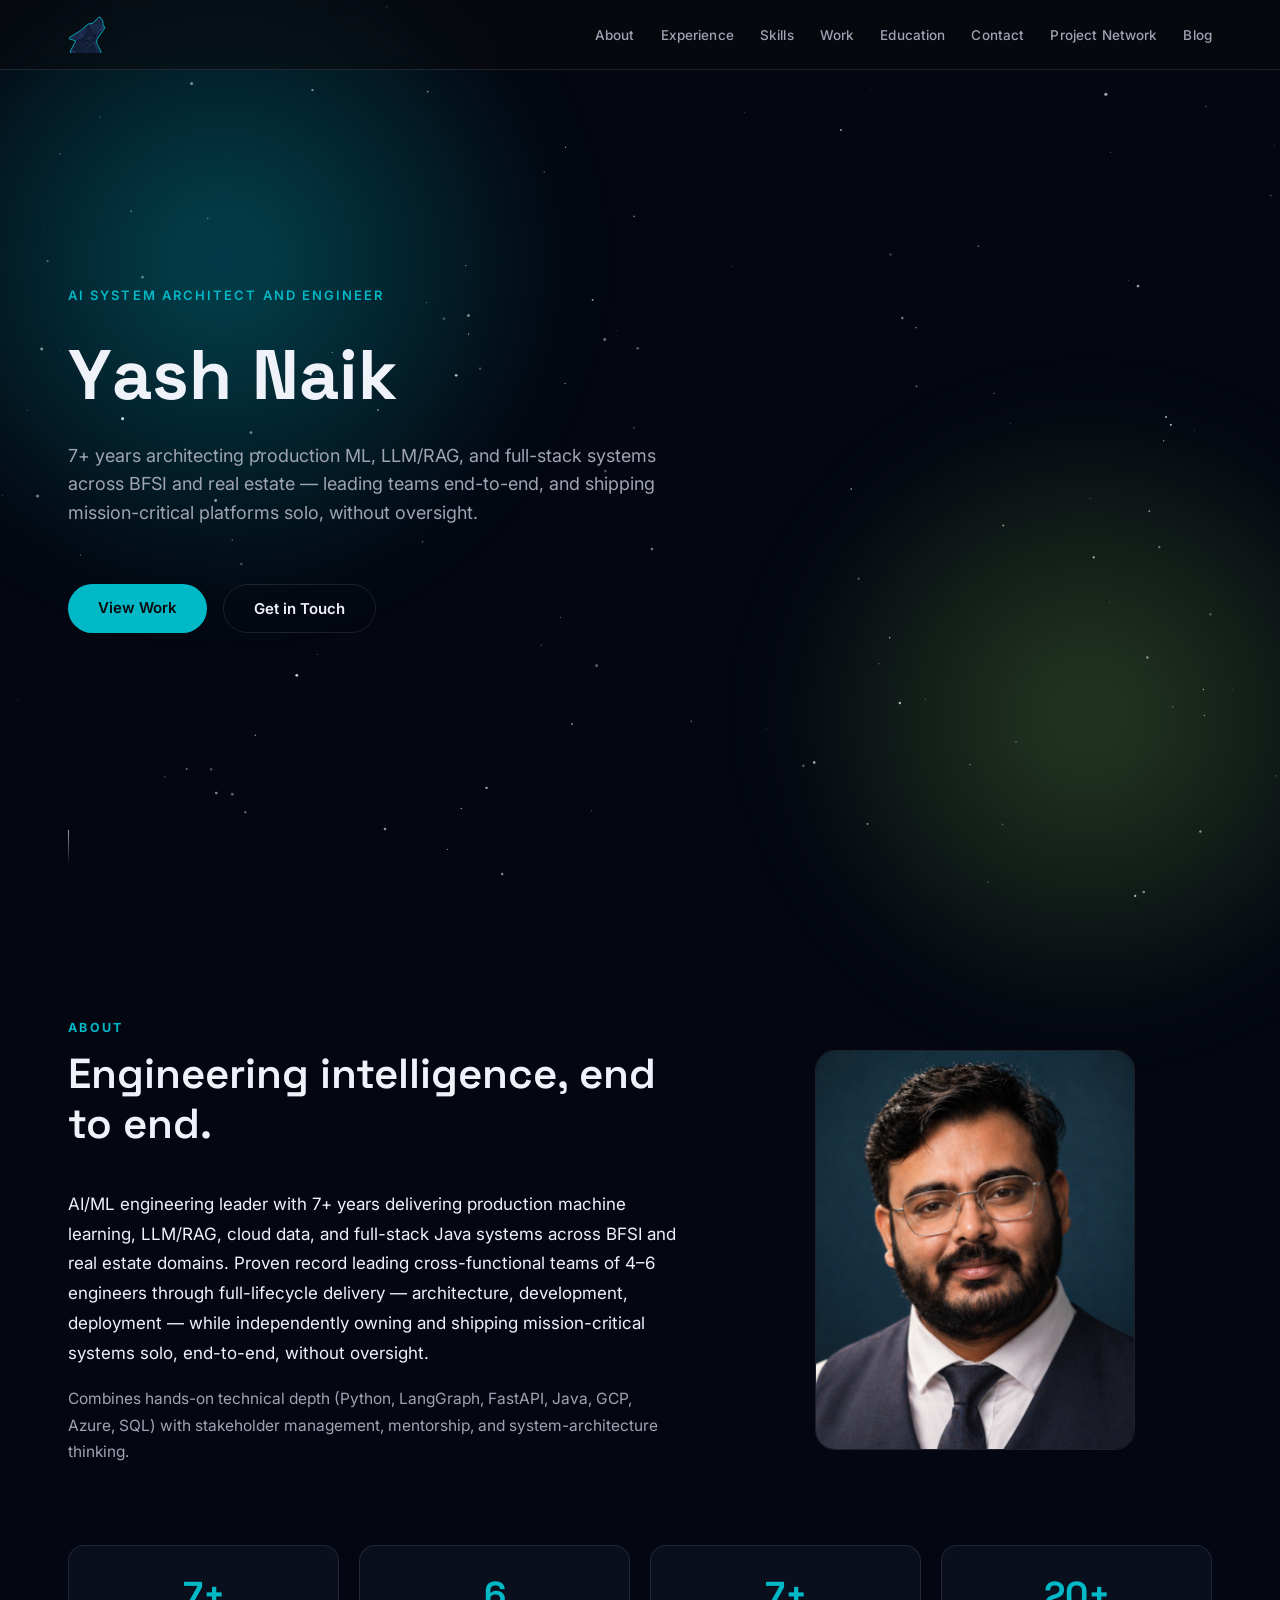
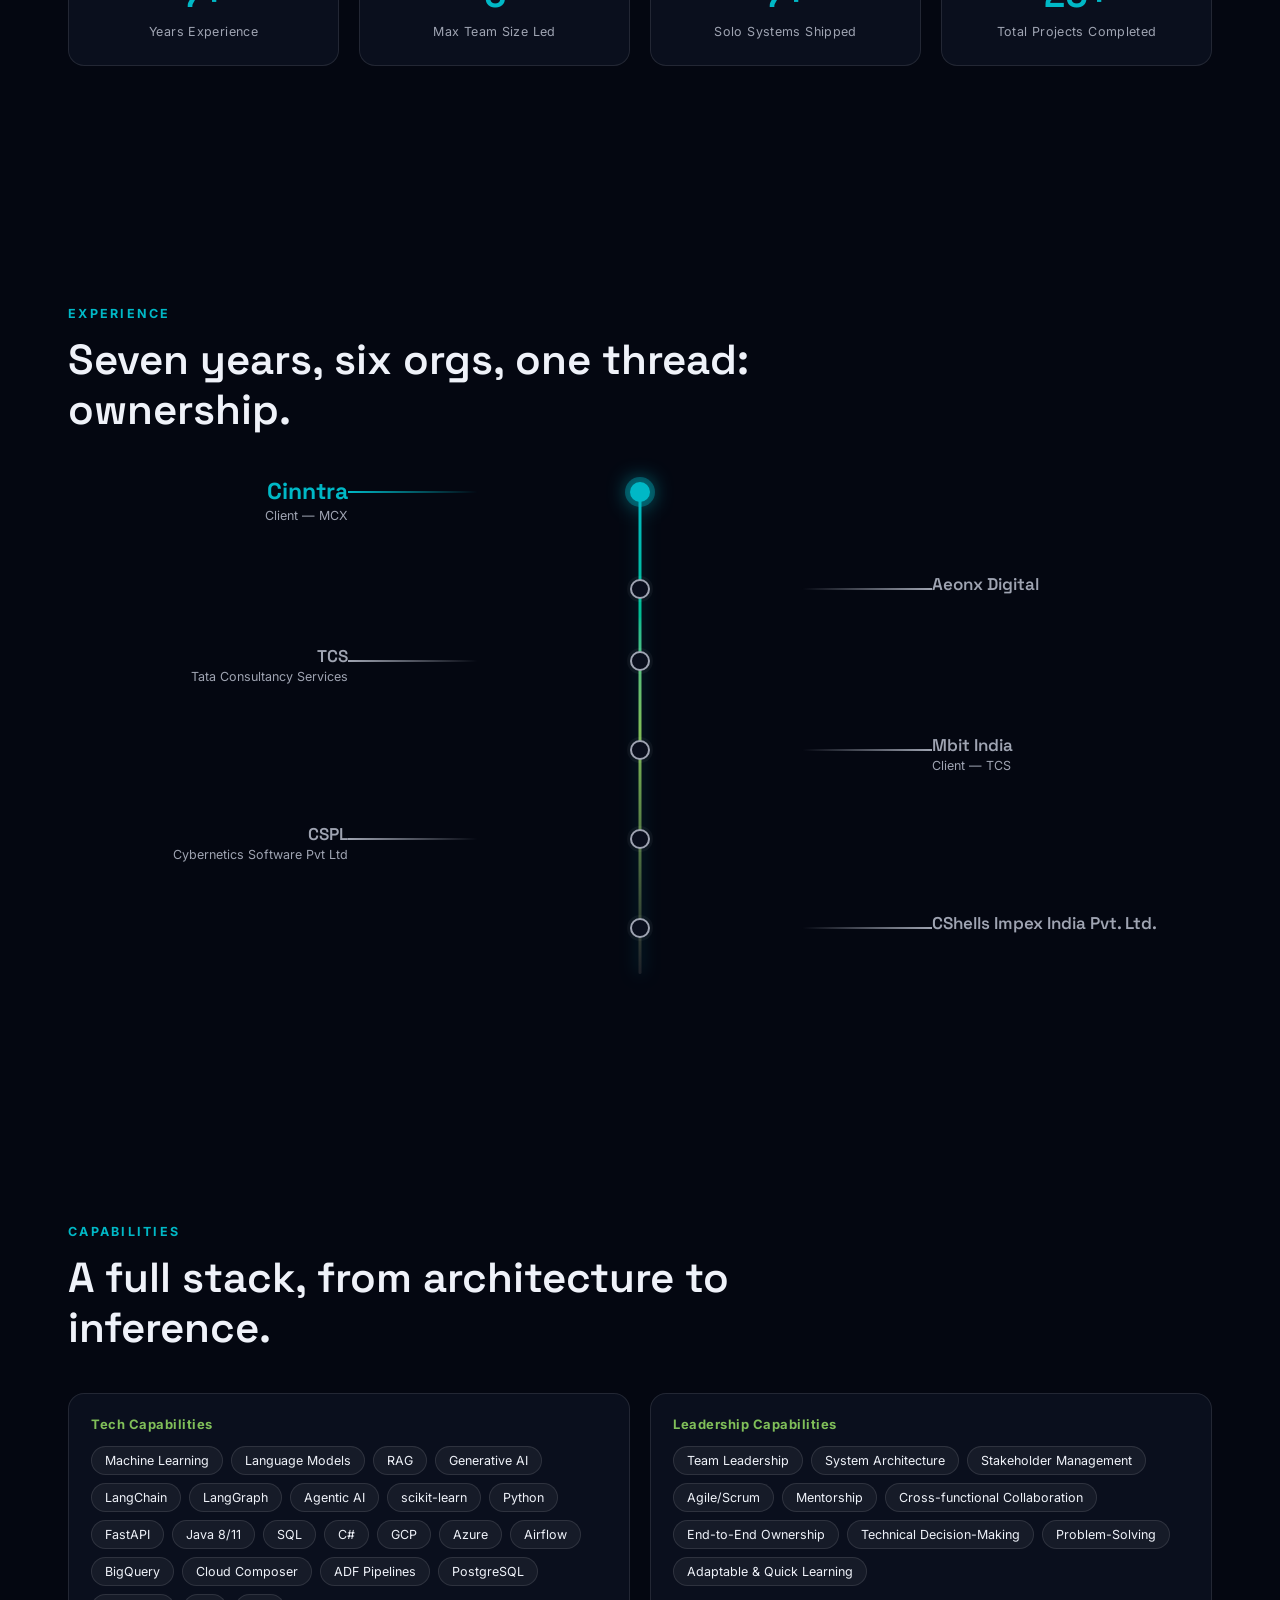
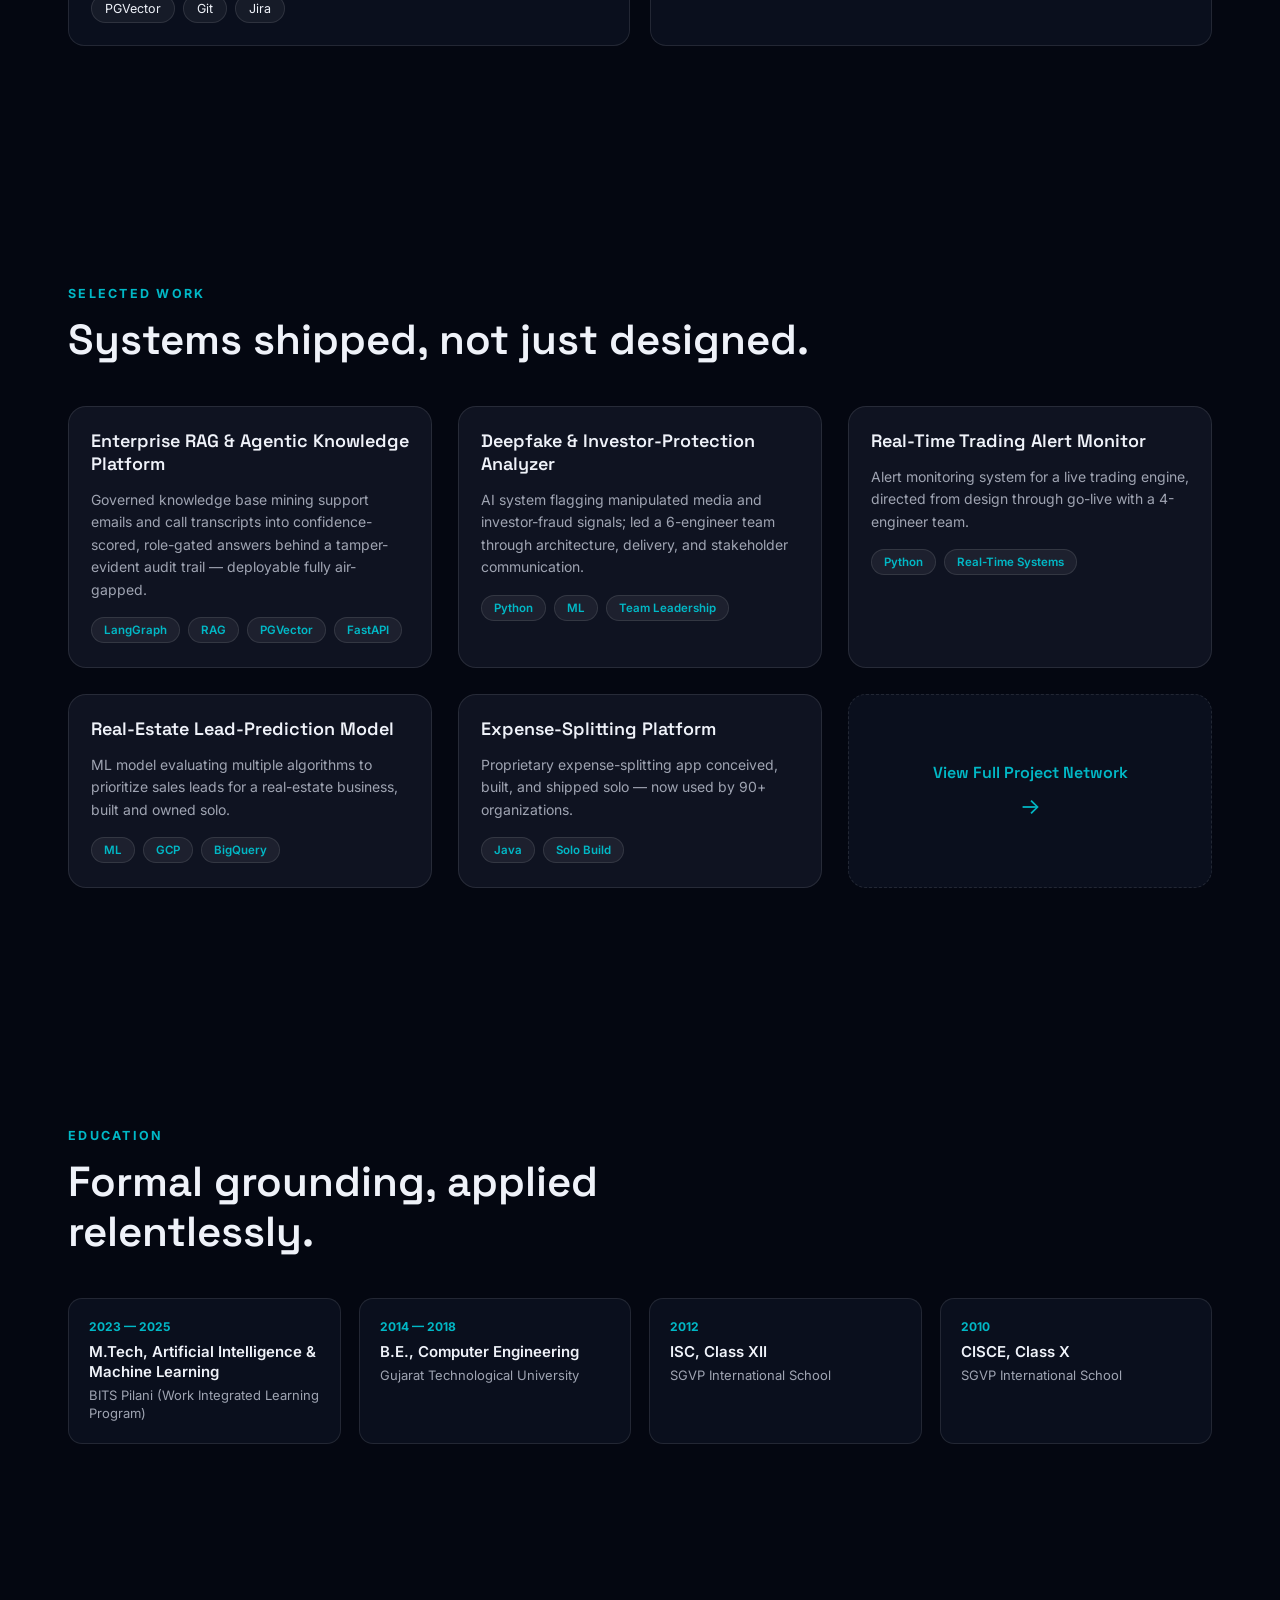
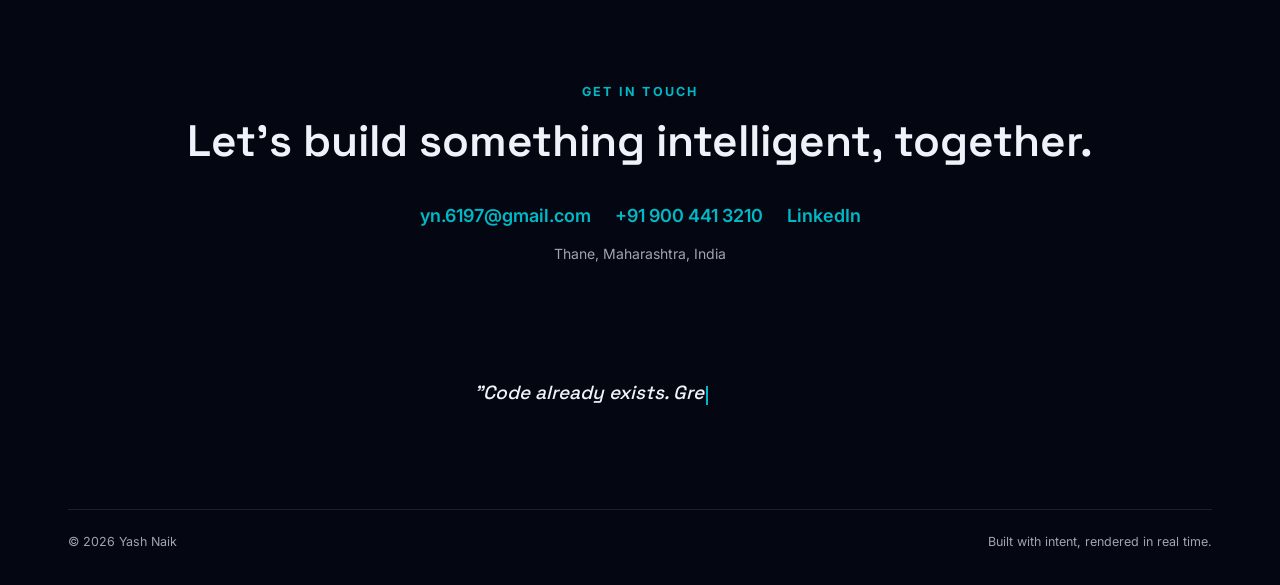
<file: index.html>
<!DOCTYPE html>
<html lang="en">
<head>
<meta charset="utf-8">
<meta name="viewport" content="width=device-width, initial-scale=1">
<title>Yash Naik — AI System Architect &amp; Engineer</title>
<meta name="description" content="AI/ML engineering leader with 7+ years delivering production ML, LLM/RAG, cloud data, and full-stack systems across BFSI and real estate.">
<link rel="icon" href="data:,">
<link rel="preconnect" href="https://fonts.googleapis.com">
<link href="https://fonts.googleapis.com/css2?family=Space+Grotesk:wght@400;500;600;700&family=Inter:wght@400;500;600;700&display=swap" rel="stylesheet">
<link rel="stylesheet" href="assets/css/style.css?v=9">
</head>
<body>

<canvas id="starfield"></canvas>
<div class="nebula nebula-1"></div>
<div class="nebula nebula-2"></div>
<div id="cursor-fx"><span></span></div>
<div id="scroll-bar"></div>

<header class="site-header">
  <div class="nav-inner">
    <a href="#home" class="logo" data-cursor="Home" aria-label="Yash Naik — Home">
      <svg class="logo-mark" viewBox="-3 -3 106 103" role="img" aria-hidden="true">
        <defs>
          <clipPath id="wolfClip">
            <path d="M86.6,0.0 L81.7,1.0 L66.8,16.8 L53.5,19.3 L32.2,37.6 L1.5,56.4 L0.0,60.4 L18.8,66.3 L2.5,96.5 L5.4,98.5 L4.5,122.8 L14.9,120.3 L24.3,131.7 L30.7,131.2 L43.6,181.2 L61.4,154.0 L65.8,155.0 L74.3,143.1 L80.7,121.3 L85.1,123.3 L85.1,101.0 L89.6,98.0 L77.2,72.8 L77.2,62.9 L100.0,29.7 L94.1,18.8 L94.6,11.4 Z"/>
          </clipPath>
        </defs>
        <path class="logo-mark-base" d="M86.6,0.0 L81.7,1.0 L66.8,16.8 L53.5,19.3 L32.2,37.6 L1.5,56.4 L0.0,60.4 L18.8,66.3 L2.5,96.5 L5.4,98.5 L4.5,122.8 L14.9,120.3 L24.3,131.7 L30.7,131.2 L43.6,181.2 L61.4,154.0 L65.8,155.0 L74.3,143.1 L80.7,121.3 L85.1,123.3 L85.1,101.0 L89.6,98.0 L77.2,72.8 L77.2,62.9 L100.0,29.7 L94.1,18.8 L94.6,11.4 Z"/>
        <g clip-path="url(#wolfClip)">
          <path class="logo-mark-f2" d="M1.5,56.4 L18.8,66.3 L0.0,60.4 Z"/><path class="logo-mark-f5" d="M94.6,11.4 L81.7,1.0 L86.6,0.0 Z"/><path class="logo-mark-f5" d="M94.1,18.8 L81.7,1.0 L94.6,11.4 Z"/><path class="logo-mark-f2" d="M81.7,1.0 L94.1,18.8 L66.8,16.8 Z"/><path class="logo-mark-f3" d="M80.7,121.3 L41.8,137.2 L76.5,103.8 Z"/><path class="logo-mark-f5" d="M85.1,101.0 L80.7,121.3 L76.5,103.8 Z"/><path class="logo-mark-f4" d="M80.7,121.3 L85.1,101.0 L85.1,123.3 Z"/><path class="logo-mark-f5" d="M1.5,56.4 L32.2,37.6 L18.8,66.3 Z"/><path class="logo-mark-f1" d="M32.2,37.6 L45.3,54.3 L18.8,66.3 Z"/><path class="logo-mark-f5" d="M45.3,54.3 L32.2,37.6 L53.5,19.3 Z"/><path class="logo-mark-f1" d="M66.8,16.8 L72.9,52.2 L53.5,19.3 Z"/><path class="logo-mark-f4" d="M72.9,52.2 L45.3,54.3 L53.5,19.3 Z"/><path class="logo-mark-f3" d="M72.9,52.2 L94.1,18.8 L100.0,29.7 Z"/><path class="logo-mark-f5" d="M94.1,18.8 L72.9,52.2 L66.8,16.8 Z"/><path class="logo-mark-f2" d="M68.0,77.5 L85.1,101.0 L76.5,103.8 Z"/><path class="logo-mark-f2" d="M68.0,77.5 L57.7,71.9 L63.9,67.5 Z"/><path class="logo-mark-f4" d="M52.5,158.6 L65.8,155.0 L43.6,181.2 Z"/><path class="logo-mark-f5" d="M80.7,121.3 L74.3,143.1 L41.8,137.2 Z"/><path class="logo-mark-f5" d="M41.8,137.2 L31.4,106.1 L76.5,103.8 Z"/><path class="logo-mark-f4" d="M24.4,104.1 L31.4,106.1 L14.9,120.3 Z"/><path class="logo-mark-f4" d="M31.4,106.1 L68.0,77.5 L76.5,103.8 Z"/><path class="logo-mark-f2" d="M68.0,77.5 L31.4,106.1 L57.7,71.9 Z"/><path class="logo-mark-f2" d="M57.7,71.9 L53.6,66.3 L63.9,67.5 Z"/><path class="logo-mark-f2" d="M53.6,66.3 L72.9,52.2 L63.9,67.5 Z"/><path class="logo-mark-f5" d="M72.9,52.2 L53.6,66.3 L45.3,54.3 Z"/><path class="logo-mark-f4" d="M45.3,54.3 L53.6,66.3 L18.8,66.3 Z"/><path class="logo-mark-f1" d="M18.1,105.4 L24.4,104.1 L14.9,120.3 Z"/><path class="logo-mark-f1" d="M4.5,122.8 L18.1,105.4 L14.9,120.3 Z"/><path class="logo-mark-f2" d="M5.4,98.5 L18.1,105.4 L4.5,122.8 Z"/><path class="logo-mark-f5" d="M85.1,101.0 L77.2,72.8 L89.6,98.0 Z"/><path class="logo-mark-f1" d="M68.0,77.5 L77.2,72.8 L85.1,101.0 Z"/><path class="logo-mark-f3" d="M77.2,72.8 L68.0,77.5 L63.9,67.5 Z"/><path class="logo-mark-f1" d="M52.5,158.6 L61.4,154.0 L65.8,155.0 Z"/><path class="logo-mark-f3" d="M74.3,143.1 L61.4,154.0 L41.8,137.2 Z"/><path class="logo-mark-f4" d="M61.4,154.0 L74.3,143.1 L65.8,155.0 Z"/><path class="logo-mark-f5" d="M30.7,131.2 L31.4,106.1 L41.8,137.2 Z"/><path class="logo-mark-f4" d="M30.7,131.2 L24.3,131.7 L14.9,120.3 Z"/><path class="logo-mark-f4" d="M31.4,106.1 L30.7,131.2 L14.9,120.3 Z"/><path class="logo-mark-f4" d="M31.4,106.1 L15.2,88.6 L57.7,71.9 Z"/><path class="logo-mark-f5" d="M15.2,88.6 L53.6,66.3 L57.7,71.9 Z"/><path class="logo-mark-f4" d="M53.6,66.3 L15.2,88.6 L18.8,66.3 Z"/><path class="logo-mark-f2" d="M15.2,88.6 L31.4,106.1 L24.4,104.1 Z"/><path class="logo-mark-f3" d="M2.5,96.5 L15.2,88.6 L5.4,98.5 Z"/><path class="logo-mark-f1" d="M18.1,105.4 L15.2,88.6 L24.4,104.1 Z"/><path class="logo-mark-f1" d="M15.2,88.6 L18.1,105.4 L5.4,98.5 Z"/><path class="logo-mark-f2" d="M77.2,62.9 L72.9,52.2 L100.0,29.7 Z"/><path class="logo-mark-f4" d="M72.9,52.2 L77.2,62.9 L63.9,67.5 Z"/><path class="logo-mark-f2" d="M77.2,62.9 L77.2,72.8 L63.9,67.5 Z"/><path class="logo-mark-f3" d="M61.4,154.0 L42.5,149.8 L41.8,137.2 Z"/><path class="logo-mark-f4" d="M42.5,149.8 L61.4,154.0 L52.5,158.6 Z"/><path class="logo-mark-f3" d="M42.5,149.8 L30.7,131.2 L41.8,137.2 Z"/><path class="logo-mark-f4" d="M30.7,131.2 L42.5,149.8 L24.3,131.7 Z"/><path class="logo-mark-f5" d="M24.3,131.7 L42.5,149.8 L43.6,181.2 Z"/><path class="logo-mark-f4" d="M42.5,149.8 L52.5,158.6 L43.6,181.2 Z"/>
          <g class="logo-mark-edges"><line x1="14.9" y1="120.3" x2="18.1" y2="105.4"/><line x1="66.8" y1="16.8" x2="81.7" y2="1.0"/><line x1="94.1" y1="18.8" x2="100.0" y2="29.7"/><line x1="43.6" y1="181.2" x2="52.5" y2="158.6"/><line x1="24.3" y1="131.7" x2="42.5" y2="149.8"/><line x1="24.3" y1="131.7" x2="43.6" y2="181.2"/><line x1="68.0" y1="77.5" x2="77.2" y2="72.8"/><line x1="72.9" y1="52.2" x2="100.0" y2="29.7"/><line x1="14.9" y1="120.3" x2="24.4" y2="104.1"/><line x1="77.2" y1="62.9" x2="100.0" y2="29.7"/><line x1="57.7" y1="71.9" x2="63.9" y2="67.5"/><line x1="15.2" y1="88.6" x2="31.4" y2="106.1"/><line x1="1.5" y1="56.4" x2="18.8" y2="66.3"/><line x1="77.2" y1="62.9" x2="77.2" y2="72.8"/><line x1="66.8" y1="16.8" x2="72.9" y2="52.2"/><line x1="85.1" y1="101.0" x2="89.6" y2="98.0"/><line x1="14.9" y1="120.3" x2="30.7" y2="131.2"/><line x1="15.2" y1="88.6" x2="18.8" y2="66.3"/><line x1="41.8" y1="137.2" x2="80.7" y2="121.3"/><line x1="76.5" y1="103.8" x2="80.7" y2="121.3"/><line x1="85.1" y1="101.0" x2="85.1" y2="123.3"/><line x1="86.6" y1="0.0" x2="94.6" y2="11.4"/><line x1="42.5" y1="149.8" x2="52.5" y2="158.6"/><line x1="4.5" y1="122.8" x2="5.4" y2="98.5"/><line x1="15.2" y1="88.6" x2="18.1" y2="105.4"/><line x1="31.4" y1="106.1" x2="68.0" y2="77.5"/><line x1="18.1" y1="105.4" x2="24.4" y2="104.1"/><line x1="5.4" y1="98.5" x2="18.1" y2="105.4"/><line x1="74.3" y1="143.1" x2="80.7" y2="121.3"/><line x1="76.5" y1="103.8" x2="85.1" y2="101.0"/><line x1="57.7" y1="71.9" x2="68.0" y2="77.5"/><line x1="15.2" y1="88.6" x2="24.4" y2="104.1"/><line x1="94.1" y1="18.8" x2="94.6" y2="11.4"/><line x1="1.5" y1="56.4" x2="32.2" y2="37.6"/><line x1="2.5" y1="96.5" x2="15.2" y2="88.6"/><line x1="18.8" y1="66.3" x2="32.2" y2="37.6"/><line x1="77.2" y1="72.8" x2="89.6" y2="98.0"/><line x1="52.5" y1="158.6" x2="61.4" y2="154.0"/><line x1="80.7" y1="121.3" x2="85.1" y2="123.3"/><line x1="41.8" y1="137.2" x2="76.5" y2="103.8"/><line x1="63.9" y1="67.5" x2="77.2" y2="62.9"/><line x1="31.4" y1="106.1" x2="57.7" y2="71.9"/><line x1="81.7" y1="1.0" x2="94.6" y2="11.4"/><line x1="52.5" y1="158.6" x2="65.8" y2="155.0"/><line x1="53.6" y1="66.3" x2="72.9" y2="52.2"/><line x1="68.0" y1="77.5" x2="85.1" y2="101.0"/><line x1="53.5" y1="19.3" x2="66.8" y2="16.8"/><line x1="41.8" y1="137.2" x2="74.3" y2="143.1"/><line x1="32.2" y1="37.6" x2="53.5" y2="19.3"/><line x1="66.8" y1="16.8" x2="94.1" y2="18.8"/><line x1="2.5" y1="96.5" x2="5.4" y2="98.5"/><line x1="4.5" y1="122.8" x2="14.9" y2="120.3"/><line x1="53.6" y1="66.3" x2="57.7" y2="71.9"/><line x1="45.3" y1="54.3" x2="53.5" y2="19.3"/><line x1="0.0" y1="60.4" x2="1.5" y2="56.4"/><line x1="41.8" y1="137.2" x2="61.4" y2="154.0"/><line x1="41.8" y1="137.2" x2="42.5" y2="149.8"/><line x1="63.9" y1="67.5" x2="77.2" y2="72.8"/><line x1="14.9" y1="120.3" x2="24.3" y2="131.7"/><line x1="53.5" y1="19.3" x2="72.9" y2="52.2"/><line x1="30.7" y1="131.2" x2="41.8" y2="137.2"/><line x1="72.9" y1="52.2" x2="94.1" y2="18.8"/><line x1="61.4" y1="154.0" x2="74.3" y2="143.1"/><line x1="63.9" y1="67.5" x2="68.0" y2="77.5"/><line x1="81.7" y1="1.0" x2="94.1" y2="18.8"/><line x1="5.4" y1="98.5" x2="15.2" y2="88.6"/><line x1="24.4" y1="104.1" x2="31.4" y2="106.1"/><line x1="31.4" y1="106.1" x2="41.8" y2="137.2"/><line x1="31.4" y1="106.1" x2="76.5" y2="103.8"/><line x1="63.9" y1="67.5" x2="72.9" y2="52.2"/><line x1="4.5" y1="122.8" x2="18.1" y2="105.4"/><line x1="45.3" y1="54.3" x2="72.9" y2="52.2"/><line x1="43.6" y1="181.2" x2="65.8" y2="155.0"/><line x1="30.7" y1="131.2" x2="31.4" y2="106.1"/><line x1="18.8" y1="66.3" x2="53.6" y2="66.3"/><line x1="65.8" y1="155.0" x2="74.3" y2="143.1"/><line x1="14.9" y1="120.3" x2="31.4" y2="106.1"/><line x1="45.3" y1="54.3" x2="53.6" y2="66.3"/><line x1="72.9" y1="52.2" x2="77.2" y2="62.9"/><line x1="80.7" y1="121.3" x2="85.1" y2="101.0"/><line x1="15.2" y1="88.6" x2="53.6" y2="66.3"/><line x1="61.4" y1="154.0" x2="65.8" y2="155.0"/><line x1="32.2" y1="37.6" x2="45.3" y2="54.3"/><line x1="68.0" y1="77.5" x2="76.5" y2="103.8"/><line x1="18.8" y1="66.3" x2="45.3" y2="54.3"/><line x1="77.2" y1="72.8" x2="85.1" y2="101.0"/><line x1="24.3" y1="131.7" x2="30.7" y2="131.2"/><line x1="15.2" y1="88.6" x2="57.7" y2="71.9"/><line x1="42.5" y1="149.8" x2="61.4" y2="154.0"/><line x1="81.7" y1="1.0" x2="86.6" y2="0.0"/><line x1="42.5" y1="149.8" x2="43.6" y2="181.2"/><line x1="0.0" y1="60.4" x2="18.8" y2="66.3"/><line x1="53.6" y1="66.3" x2="63.9" y2="67.5"/><line x1="30.7" y1="131.2" x2="42.5" y2="149.8"/></g>
        </g>
        <path class="logo-mark-outline" d="M86.6,0.0 L81.7,1.0 L66.8,16.8 L53.5,19.3 L32.2,37.6 L1.5,56.4 L0.0,60.4 L18.8,66.3 L2.5,96.5 L5.4,98.5 L4.5,122.8 L14.9,120.3 L24.3,131.7 L30.7,131.2 L43.6,181.2 L61.4,154.0 L65.8,155.0 L74.3,143.1 L80.7,121.3 L85.1,123.3 L85.1,101.0 L89.6,98.0 L77.2,72.8 L77.2,62.9 L100.0,29.7 L94.1,18.8 L94.6,11.4 Z"/>
      </svg>
    </a>
    <nav class="nav-links" id="nav-links">
      <a href="#about" data-cursor="About">About</a>
      <a href="#experience" data-cursor="Experience">Experience</a>
      <a href="#skills" data-cursor="Skills">Skills</a>
      <a href="#work" data-cursor="Work">Work</a>
      <a href="#education" data-cursor="Education">Education</a>
      <a href="#contact" data-cursor="Contact">Contact</a>
      <a href="network.html" class="extra" data-cursor="Explore">Project Network</a>
      <a href="blog.html" class="extra" data-cursor="Read">Blog</a>
    </nav>
  </div>
</header>

<main>

<section id="home" class="hero" data-section="home">
  <div class="hero-kicker">AI SYSTEM ARCHITECT AND ENGINEER</div>
  <h1 class="hero-title" id="hero-title"></h1>
  <p class="hero-sub">7+ years architecting production ML, LLM/RAG, and full-stack systems across BFSI and real estate — leading teams end-to-end, and shipping mission-critical platforms solo, without oversight.</p>
  <div class="hero-cta-row">
    <a href="#work" class="btn-primary" data-cursor="Explore">View Work</a>
    <a href="#contact" class="btn-ghost" data-cursor="Say Hi">Get in Touch</a>
  </div>
  <div class="scroll-cue"><span class="scroll-cue-line"></span></div>
</section>

<section id="about" class="section" data-section="about" data-reveal>
  <div class="about-grid">
    <div>
      <div class="eyebrow">ABOUT</div>
      <h2 class="section-title">Engineering intelligence, end to end.</h2>
      <p class="body-text">AI/ML engineering leader with 7+ years delivering production machine learning, LLM/RAG, cloud data, and full-stack Java systems across BFSI and real estate domains. Proven record leading cross-functional teams of 4–6 engineers through full-lifecycle delivery — architecture, development, deployment — while independently owning and shipping mission-critical systems solo, end-to-end, without oversight.</p>
      <p class="body-text-muted">Combines hands-on technical depth (Python, LangGraph, FastAPI, Java, GCP, Azure, SQL) with stakeholder management, mentorship, and system-architecture thinking.</p>
    </div>
    <div class="photo-col">
      <div class="photo-frame">
        <img src="assets/img/profile.png" alt="Yash Naik">
      </div>
    </div>
  </div>
  <div class="stats-grid" id="stats-grid">
    <div class="stat-card"><div class="stat-num" data-target="7" data-suffix="+">0</div><div class="stat-label">Years Experience</div></div>
    <div class="stat-card"><div class="stat-num" data-target="6">0</div><div class="stat-label">Max Team Size Led</div></div>
    <div class="stat-card"><div class="stat-num" data-target="7" data-suffix="+">0</div><div class="stat-label">Solo Systems Shipped</div></div>
    <div class="stat-card"><div class="stat-num" data-target="20" data-suffix="+">0</div><div class="stat-label">Total Projects Completed</div></div>
  </div>
</section>

<section id="experience" class="section" data-section="experience" data-reveal>
  <div class="eyebrow">EXPERIENCE</div>
  <h2 class="section-title">Seven years, six orgs, one thread: ownership.</h2>
  <div class="roadmap">
    <div class="rail"></div>

    <div class="org-row current left">
      <div class="org-dot"></div>
      <div class="org-label-wrap">
        <div class="org-connector"></div>
        <div class="org-name" tabindex="0">Cinntra</div>
        <div class="org-sub">Client — MCX</div>
        <div class="org-projects-panel">
          <div class="project-row"><span class="p-name">CSQ AI Engine</span><span class="p-mode">Solo</span></div>
          <div class="project-row"><span class="p-name">Compliance AI Engine</span><span class="p-mode">Leading team of 4</span></div>
          <div class="project-row"><span class="p-name">Trade Alert Monitoring &amp; Visualization</span><span class="p-mode">Leading team of 5</span></div>
          <div class="project-row"><span class="p-name">Investor Protection Deepfake Analyser</span><span class="p-mode">Leading team of 5</span></div>
        </div>
      </div>
    </div>

    <div class="org-row right">
      <div class="org-dot"></div>
      <div class="org-label-wrap">
        <div class="org-connector"></div>
        <div class="org-name" tabindex="0">Aeonx Digital</div>
        <div class="org-projects-panel">
          <div class="project-row"><span class="p-name">Azure to GCP Migration</span></div>
          <div class="project-row"><span class="p-name">Lead Prediction Model</span><span class="p-mode">Solo</span></div>
          <div class="project-row"><span class="p-name">CommHum</span><span class="p-mode">Solo</span></div>
        </div>
      </div>
    </div>

    <div class="org-row left">
      <div class="org-dot"></div>
      <div class="org-label-wrap">
        <div class="org-connector"></div>
        <div class="org-name" tabindex="0">TCS</div>
        <div class="org-sub">Tata Consultancy Services</div>
        <div class="org-projects-panel">
          <div class="project-row"><span class="p-name">PDF Splitter &amp; Payload Generator</span><span class="p-mode">Solo</span></div>
          <div class="project-row"><span class="p-name">Policy &amp; Claim Management System</span><span class="p-mode">Solo</span></div>
          <div class="project-row"><span class="p-name">CMIO Migration</span></div>
        </div>
      </div>
    </div>

    <div class="org-row right">
      <div class="org-dot"></div>
      <div class="org-label-wrap">
        <div class="org-connector"></div>
        <div class="org-name" tabindex="0">Mbit India</div>
        <div class="org-sub">Client — TCS</div>
        <div class="org-projects-panel">
          <div class="project-row"><span class="p-name">Archive Conditioner</span><span class="p-mode">Solo</span></div>
        </div>
      </div>
    </div>

    <div class="org-row left">
      <div class="org-dot"></div>
      <div class="org-label-wrap">
        <div class="org-connector"></div>
        <div class="org-name" tabindex="0">CSPL</div>
        <div class="org-sub">Cybernetics Software Pvt Ltd</div>
        <div class="org-projects-panel">
          <div class="project-row"><span class="p-name">Attendance Management System</span></div>
          <div class="project-row"><span class="p-name">Office Management System</span></div>
        </div>
      </div>
    </div>

    <div class="org-row right">
      <div class="org-dot"></div>
      <div class="org-label-wrap">
        <div class="org-connector"></div>
        <div class="org-name" tabindex="0">CShells Impex India Pvt. Ltd.</div>
        <div class="org-projects-panel">
          <div class="project-row"><span class="p-name">Stock Management System</span></div>
          <div class="project-row"><span class="p-name">Billing System</span></div>
          <div class="project-row"><span class="p-name">Expense-Splitting Application</span><span class="p-mode">Dutch method</span></div>
        </div>
      </div>
    </div>
  </div>
</section>

<section id="skills" class="section" data-section="skills" data-reveal>
  <div class="eyebrow">CAPABILITIES</div>
  <h2 class="section-title">A full stack, from architecture to inference.</h2>
  <div class="skill-groups">
    <div class="skill-group-card">
      <div class="skill-group-title">Tech Capabilities</div>
      <div class="skill-chips-row">
        <span class="skill-chip">Machine Learning</span><span class="skill-chip">Language Models</span>
        <span class="skill-chip">RAG</span><span class="skill-chip">Generative AI</span>
        <span class="skill-chip">LangChain</span><span class="skill-chip">LangGraph</span>
        <span class="skill-chip">Agentic AI</span><span class="skill-chip">scikit-learn</span>
        <span class="skill-chip">Python</span><span class="skill-chip">FastAPI</span>
        <span class="skill-chip">Java 8/11</span><span class="skill-chip">SQL</span>
        <span class="skill-chip">C#</span><span class="skill-chip">GCP</span>
        <span class="skill-chip">Azure</span><span class="skill-chip">Airflow</span>
        <span class="skill-chip">BigQuery</span><span class="skill-chip">Cloud Composer</span>
        <span class="skill-chip">ADF Pipelines</span><span class="skill-chip">PostgreSQL</span>
        <span class="skill-chip">PGVector</span><span class="skill-chip">Git</span>
        <span class="skill-chip">Jira</span>
      </div>
    </div>
    <div class="skill-group-card">
      <div class="skill-group-title">Leadership Capabilities</div>
      <div class="skill-chips-row">
        <span class="skill-chip">Team Leadership</span><span class="skill-chip">System Architecture</span>
        <span class="skill-chip">Stakeholder Management</span><span class="skill-chip">Agile/Scrum</span>
        <span class="skill-chip">Mentorship</span><span class="skill-chip">Cross-functional Collaboration</span>
        <span class="skill-chip">End-to-End Ownership</span><span class="skill-chip">Technical Decision-Making</span>
        <span class="skill-chip">Problem-Solving</span><span class="skill-chip">Adaptable &amp; Quick Learning</span>
      </div>
    </div>
  </div>
</section>

<section id="work" class="section" data-section="work" data-reveal>
  <div class="eyebrow">SELECTED WORK</div>
  <h2 class="section-title">Systems shipped, not just designed.</h2>
  <div class="project-grid" id="project-grid">
    <div class="project-card" data-tilt>
      <div class="project-card-body">
        <h3>Enterprise RAG &amp; Agentic Knowledge Platform</h3>
        <p>Governed knowledge base mining support emails and call transcripts into confidence-scored, role-gated answers behind a tamper-evident audit trail — deployable fully air-gapped.</p>
        <div class="tech-row"><span class="tech-pill">LangGraph</span><span class="tech-pill">RAG</span><span class="tech-pill">PGVector</span><span class="tech-pill">FastAPI</span></div>
      </div>
    </div>
    <div class="project-card" data-tilt>
      <div class="project-card-body">
        <h3>Deepfake &amp; Investor-Protection Analyzer</h3>
        <p>AI system flagging manipulated media and investor-fraud signals; led a 6-engineer team through architecture, delivery, and stakeholder communication.</p>
        <div class="tech-row"><span class="tech-pill">Python</span><span class="tech-pill">ML</span><span class="tech-pill">Team Leadership</span></div>
      </div>
    </div>
    <div class="project-card" data-tilt>
      <div class="project-card-body">
        <h3>Real-Time Trading Alert Monitor</h3>
        <p>Alert monitoring system for a live trading engine, directed from design through go-live with a 4-engineer team.</p>
        <div class="tech-row"><span class="tech-pill">Python</span><span class="tech-pill">Real-Time Systems</span></div>
      </div>
    </div>
    <div class="project-card" data-tilt>
      <div class="project-card-body">
        <h3>Real-Estate Lead-Prediction Model</h3>
        <p>ML model evaluating multiple algorithms to prioritize sales leads for a real-estate business, built and owned solo.</p>
        <div class="tech-row"><span class="tech-pill">ML</span><span class="tech-pill">GCP</span><span class="tech-pill">BigQuery</span></div>
      </div>
    </div>
    <div class="project-card" data-tilt>
      <div class="project-card-body">
        <h3>Expense-Splitting Platform</h3>
        <p>Proprietary expense-splitting app conceived, built, and shipped solo — now used by 90+ organizations.</p>
        <div class="tech-row"><span class="tech-pill">Java</span><span class="tech-pill">Solo Build</span></div>
      </div>
    </div>
    <a href="network.html" class="network-tile" data-cursor="Explore">
      <div class="network-tile-title">View Full Project Network</div>
      <div class="network-tile-arrow">→</div>
    </a>
  </div>
</section>

<section id="education" class="section" data-section="education" data-reveal>
  <div class="eyebrow">EDUCATION</div>
  <h2 class="section-title">Formal grounding, applied relentlessly.</h2>
  <div class="edu-grid">
    <div class="edu-card"><div class="edu-year">2023 — 2025</div><div class="edu-degree">M.Tech, Artificial Intelligence &amp; Machine Learning</div><div class="edu-school">BITS Pilani (Work Integrated Learning Program)</div></div>
    <div class="edu-card"><div class="edu-year">2014 — 2018</div><div class="edu-degree">B.E., Computer Engineering</div><div class="edu-school">Gujarat Technological University</div></div>
    <div class="edu-card"><div class="edu-year">2012</div><div class="edu-degree">ISC, Class XII</div><div class="edu-school">SGVP International School</div></div>
    <div class="edu-card"><div class="edu-year">2010</div><div class="edu-degree">CISCE, Class X</div><div class="edu-school">SGVP International School</div></div>
  </div>
</section>

<section id="contact" class="section contact-section" data-section="contact" data-reveal>
  <div class="eyebrow">GET IN TOUCH</div>
  <h2 class="contact-title">Let's build something intelligent, together.</h2>
  <div class="contact-row">
    <a href="mailto:yn.6197@gmail.com" class="contact-link" data-cursor="Email">yn.6197@gmail.com</a>
    <a href="tel:+919004413210" class="contact-link" data-cursor="Call">+91 900 441 3210</a>
    <a href="https://www.linkedin.com/in/yash-naik-06j97" target="_blank" rel="noopener" class="contact-link" data-cursor="Connect">LinkedIn</a>
  </div>
  <div class="location">Thane, Maharashtra, India</div>
</section>

<footer class="site-footer">
  <blockquote class="footer-quote" id="footer-quote" data-text="&quot;Code already exists. Great engineering isn't about building everything from scratch—it's about knowing what to use, where to apply it, and how to turn it into something meaningful.&quot;">
    <span class="footer-quote-text"></span><span class="footer-quote-cursor"></span>
    <cite class="footer-quote-attr">— Yash Naik</cite>
  </blockquote>
  <div class="footer-bottom">
    <span>© 2026 Yash Naik</span>
    <span>Built with intent, rendered in real time.</span>
  </div>
</footer>

</main>

<script src="assets/js/common.js?v=2"></script>
<script src="assets/js/home.js?v=3"></script>
</body>
</html>
</file>
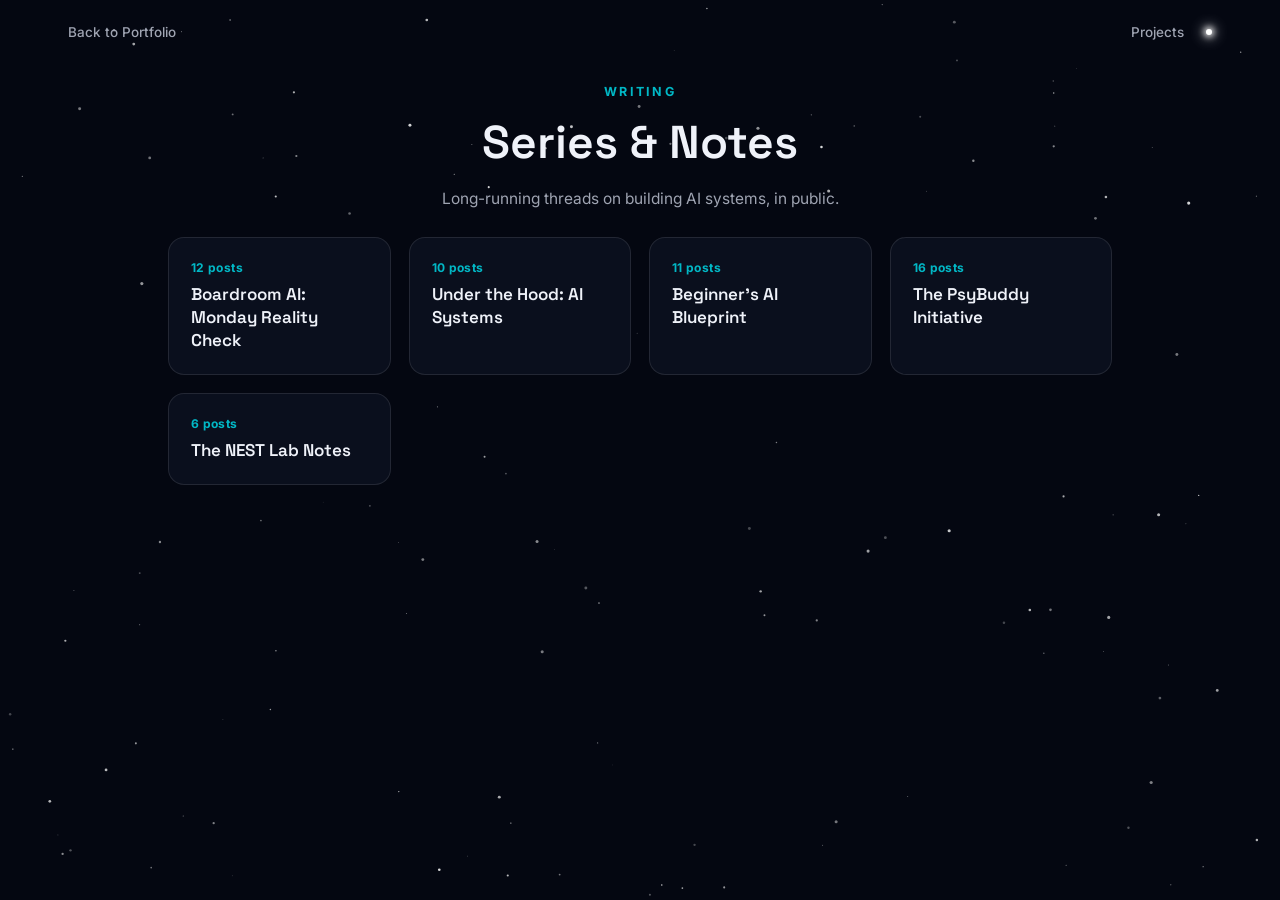
<file: blog.html>
<!DOCTYPE html>
<html lang="en">
<head>
<meta charset="utf-8">
<meta name="viewport" content="width=device-width, initial-scale=1">
<title>Writing — Yash Naik</title>
<link rel="icon" href="data:,">
<link rel="preconnect" href="https://fonts.googleapis.com">
<link href="https://fonts.googleapis.com/css2?family=Space+Grotesk:wght@500;600;700&family=Inter:wght@400;500;600&display=swap" rel="stylesheet">
<link rel="stylesheet" href="assets/css/style.css?v=2">
</head>
<body>

<canvas id="starfield"></canvas>

<header class="page-header">
  <a href="index.html">Back to Portfolio</a>
  <nav>
    <a href="network.html">Projects</a>
    <span class="blog-header-star" id="admin-star"></span>
    <span class="admin-link" id="token-link" style="display:none">Admin Password</span>
    <span class="admin-link" id="export-link" style="display:none">Export Data</span>
  </nav>
</header>

<div id="list-view">
  <div class="page-intro">
    <div class="eyebrow">WRITING</div>
    <h1>Series &amp; Notes</h1>
    <p>Long-running threads on building AI systems, in public.</p>
  </div>
  <div class="series-grid" id="series-grid"></div>
</div>

<div id="detail-view" style="display:none">
  <div class="detail-header">
    <button class="btn-outline" id="back-to-list">← All Series</button>
    <h1 id="detail-title"></h1>
  </div>
  <div class="posts-grid" id="posts-grid"></div>
  <div class="form-card" id="new-post-form" style="display:none">
    <input type="text" id="new-post-title" placeholder="Post title">
    <textarea id="new-post-content" placeholder="Write your post..."></textarea>
    <input type="file" id="new-post-image" accept="image/*">
    <div class="form-preview" id="new-post-preview"></div>
    <div class="form-actions">
      <button class="btn-solid" id="save-new-post">Publish Post</button>
      <button class="btn-outline" id="cancel-new-post">Cancel</button>
    </div>
  </div>
  <button class="add-post-btn" id="open-new-post" style="display:none">+ New Post</button>
</div>

<div id="post-view" style="display:none">
  <div class="post-view-wrap">
    <div class="form-actions">
      <button class="btn-outline" id="back-to-series">← Back</button>
      <button class="btn-outline" id="delete-post-btn" style="display:none;color:oklch(65% 0.2 25);border-color:oklch(65% 0.2 25)">Delete Post</button>
    </div>
    <h1 id="post-view-title"></h1>
    <div class="post-view-image" id="post-view-image"></div>
    <p class="post-view-content" id="post-view-content"></p>
  </div>
</div>

<div class="modal-overlay" id="login-overlay">
  <div class="modal">
    <h2>Admin Sign In</h2>
    <div class="error" id="login-error" style="display:none"></div>
    <input type="text" id="login-user" placeholder="Username">
    <input type="password" id="login-pass" placeholder="Password">
    <div class="form-actions">
      <button class="btn-solid" id="login-submit">Sign In</button>
      <button class="btn-outline" id="login-cancel">Cancel</button>
    </div>
  </div>
</div>

<script src="assets/js/common.js?v=2"></script>
<script src="assets/js/blog.js?v=2"></script>
</body>
</html>
</file>
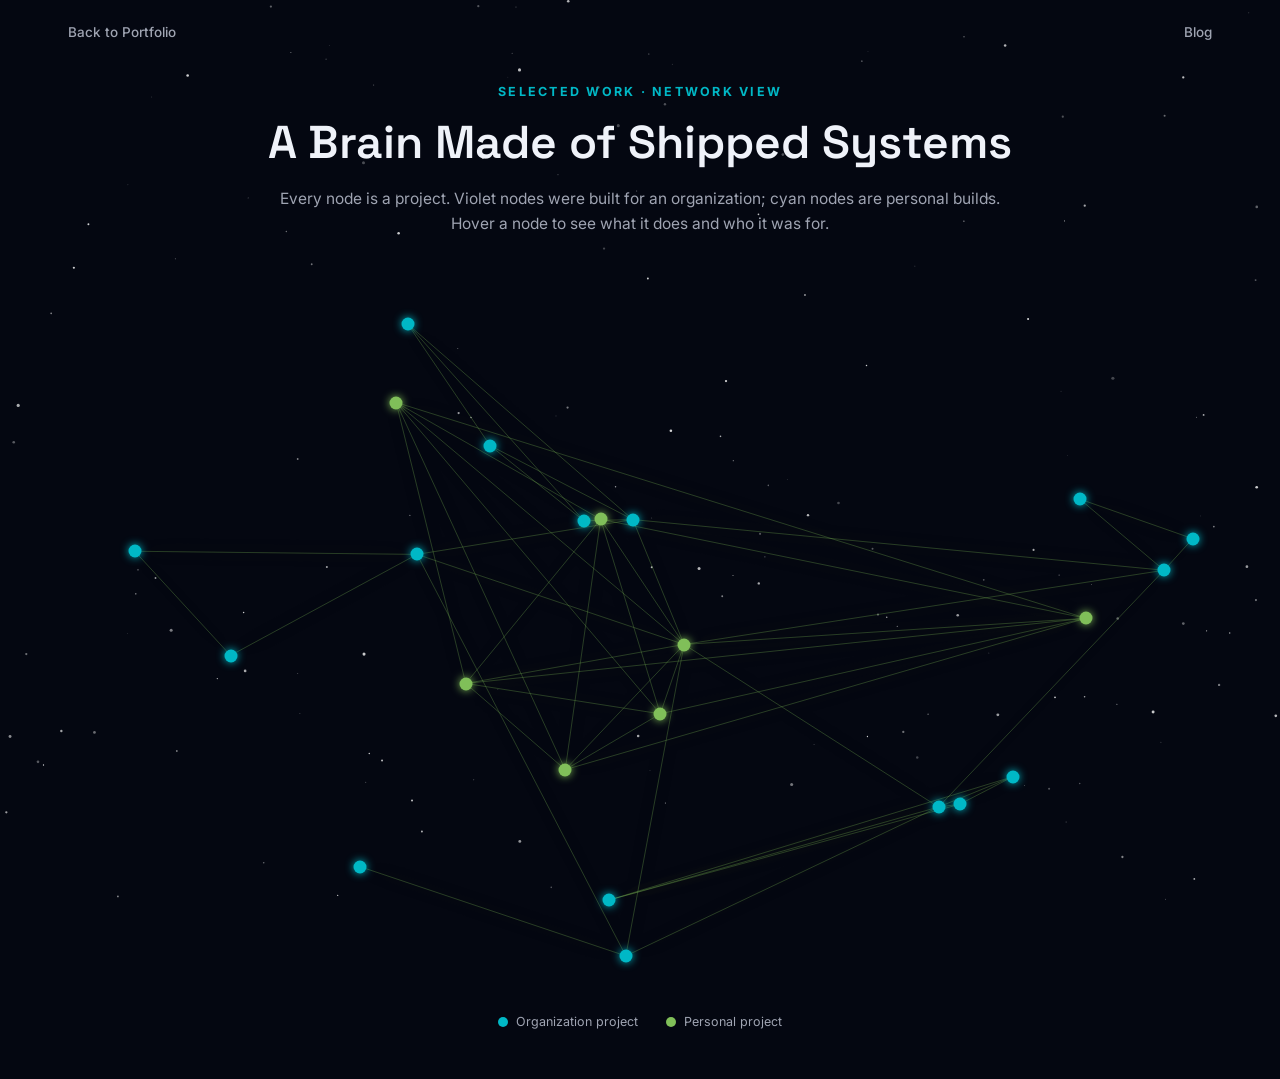
<file: network.html>
<!DOCTYPE html>
<html lang="en">
<head>
<meta charset="utf-8">
<meta name="viewport" content="width=device-width, initial-scale=1">
<title>Project Network — Yash Naik</title>
<link rel="icon" href="data:,">
<link rel="preconnect" href="https://fonts.googleapis.com">
<link href="https://fonts.googleapis.com/css2?family=Space+Grotesk:wght@500;600;700&family=Inter:wght@400;500;600&display=swap" rel="stylesheet">
<link rel="stylesheet" href="assets/css/style.css?v=4">
</head>
<body>

<canvas id="starfield"></canvas>

<header class="page-header">
  <a href="index.html">Back to Portfolio</a>
  <nav><a href="blog.html">Blog</a></nav>
</header>

<div class="page-intro">
  <div class="eyebrow">SELECTED WORK · NETWORK VIEW</div>
  <h1>A Brain Made of Shipped Systems</h1>
  <p>Every node is a project. Violet nodes were built for an organization; cyan nodes are personal builds. Hover a node to see what it does and who it was for.</p>
</div>

<div class="graph-wrap" id="graph-wrap">
  <svg id="graph-svg" viewBox="0 0 100 100" preserveAspectRatio="none"></svg>
  <div id="graph-nodes"></div>
  <div class="node-tooltip" id="node-tooltip" style="display:none">
    <div class="t-org" id="tooltip-org"></div>
    <div class="t-title" id="tooltip-title"></div>
    <div class="t-desc" id="tooltip-desc"></div>
    <div class="t-tags" id="tooltip-tags"></div>
  </div>
</div>

<div class="graph-legend">
  <div class="item"><span class="dot" style="background:var(--accent)"></span>Organization project</div>
  <div class="item"><span class="dot" style="background:var(--accent2)"></span>Personal project</div>
</div>

<script src="assets/js/common.js?v=2"></script>
<script src="assets/js/network.js?v=6"></script>
</body>
</html>
</file>
<file: assets/css/style.css>
:root {
  --hue: 200;
  --hue2: 135;
  --bg: oklch(13% 0.025 270);
  --bg-alt: oklch(17% 0.03 270);
  --card: oklch(19% 0.03 270);
  --text: oklch(96% 0.01 270);
  --text-muted: oklch(72% 0.02 270);
  --border: rgba(255, 255, 255, 0.1);
  --accent: oklch(68% 0.19 var(--hue));
  --accent2: oklch(74% 0.15 var(--hue2));
  --glow: oklch(68% 0.19 var(--hue) / 0.35);
  --font-display: 'Space Grotesk', system-ui, sans-serif;
  --font-body: 'Inter', system-ui, sans-serif;
}

* { box-sizing: border-box; }

html { scroll-behavior: smooth; }

body {
  margin: 0;
  font-family: var(--font-body);
  background: var(--bg);
  color: var(--text);
  -webkit-font-smoothing: antialiased;
  overflow-x: hidden;
}

a { text-decoration: none; color: inherit; }
::selection { background: rgba(140, 120, 255, 0.35); }
button { font-family: inherit; }

/* ---------- ambient background ---------- */
#starfield {
  position: fixed;
  inset: 0;
  width: 100%;
  height: 100%;
  z-index: 0;
  pointer-events: none;
}

.nebula {
  position: fixed;
  border-radius: 50%;
  filter: blur(40px);
  z-index: 0;
  pointer-events: none;
}
.nebula-1 {
  top: -10%; left: -10%;
  width: 55vw; height: 55vw; max-width: 700px; max-height: 700px;
  background: radial-gradient(circle, var(--glow), transparent 70%);
  animation: drift1 26s ease-in-out infinite;
}
.nebula-2 {
  bottom: -15%; right: -10%;
  width: 50vw; height: 50vw; max-width: 640px; max-height: 640px;
  background: radial-gradient(circle, oklch(70% 0.15 var(--hue2) / 0.3), transparent 70%);
  animation: drift2 32s ease-in-out infinite;
}
@keyframes drift1 { 0%,100%{transform:translate(-5%,-5%) scale(1)} 50%{transform:translate(6%,4%) scale(1.15)} }
@keyframes drift2 { 0%,100%{transform:translate(4%,6%) scale(1.1)} 50%{transform:translate(-6%,-3%) scale(1)} }
@keyframes bob { 0%,100%{transform:translateY(0)} 50%{transform:translateY(8px)} }
@keyframes pulseRing { 0%{box-shadow:0 0 0 0 rgba(255,255,255,0.25)} 100%{box-shadow:0 0 0 14px rgba(255,255,255,0)} }
@keyframes nodeGlow { 0%,100%{filter:brightness(1)} 50%{filter:brightness(1.35)} }
@keyframes twinkle { 0%,100%{opacity:0.25} 50%{opacity:0.8} }

/* ---------- cursor fx ---------- */
#cursor-fx {
  position: fixed;
  left: 0; top: 0;
  width: 44px; height: 44px;
  border-radius: 50%;
  border: 1.5px solid var(--accent);
  background: rgba(255, 255, 255, 0.04);
  backdrop-filter: blur(2px);
  pointer-events: none;
  z-index: 999;
  display: flex;
  align-items: center;
  justify-content: center;
  opacity: 0;
  transform: translate(-50%, -50%) scale(0.4);
  transition: transform .35s cubic-bezier(.2,1,.3,1), opacity .25s, width .3s, height .3s, left .15s, top .15s;
}
#cursor-fx.visible { opacity: 1; transform: translate(-50%, -50%) scale(1); }
#cursor-fx.labeled { width: 92px; height: 92px; }
#cursor-fx span {
  font-size: 10px; letter-spacing: .06em; text-align: center; font-weight: 600;
  color: var(--accent); text-transform: uppercase;
}
@media (hover: none) { #cursor-fx { display: none; } }

/* ---------- scroll progress ---------- */
#scroll-bar {
  position: fixed; top: 0; left: 0; height: 3px; width: 0%;
  background: linear-gradient(90deg, var(--accent), var(--accent2));
  z-index: 1000; transition: width .1s linear;
}

/* ---------- nav ---------- */
.site-header {
  position: fixed; top: 0; left: 0; right: 0; z-index: 100;
  background: rgba(10, 10, 14, 0.55);
  backdrop-filter: blur(14px);
  border-bottom: 1px solid var(--border);
}
.nav-inner {
  max-width: 1200px; margin: 0 auto; padding: 16px 28px;
  display: flex; align-items: center; justify-content: space-between; gap: 20px;
}
.logo { display: flex; align-items: center; }
.logo-mark { width: 38px; height: 37px; display: block; }
.logo-mark-base { fill: #182540; }
.logo-mark-f1 { fill: #1e2f52; }
.logo-mark-f2 { fill: #192843; }
.logo-mark-f3 { fill: #243a63; }
.logo-mark-f4 { fill: #141f38; }
.logo-mark-f5 { fill: #1b2a49; }
.logo-mark-edges line { stroke: #0a0f1c; stroke-width: 1; opacity: .6; }
.logo-mark-outline { fill: none; stroke: var(--accent); stroke-width: 2.4; stroke-linejoin: round; transition: stroke .25s; }
.logo:hover .logo-mark-outline { stroke: var(--accent2); }
.nav-links { display: flex; gap: 26px; flex-wrap: wrap; align-items: center; }
.nav-links a {
  font-size: 13.5px; font-weight: 500; color: var(--text-muted);
  letter-spacing: .01em; transition: color .25s;
}
.nav-links a.active, .nav-links a:hover { color: var(--accent); }
.nav-links a.extra { color: var(--text-muted); }

/* ---------- hero ---------- */
.hero {
  position: relative; z-index: 1; min-height: 100vh;
  display: flex; flex-direction: column; justify-content: center;
  padding: 110px 28px 90px; max-width: 1200px; margin: 0 auto;
}
.hero-kicker { color: var(--accent); font-size: 13px; font-weight: 600; letter-spacing: .16em; margin-bottom: 20px; }
.hero-title {
  font-family: var(--font-display); font-weight: 700; line-height: 1.15;
  margin: 0; max-width: 900px; padding-top: 12px;
  font-size: clamp(38px, 8vw, 70px);
}
.hero-title .word { display: inline-flex; white-space: nowrap; margin-right: .28em; }
.hero-title .letter {
  display: inline-block; transition: color .2s, transform .2s; cursor: default;
}
.hero-title .letter:hover { color: var(--accent); transform: translateY(-6px) scale(1.15); }
.hero-sub { color: var(--text-muted); font-size: 18px; line-height: 1.6; max-width: 620px; margin-top: 26px; }
.hero-cta-row { display: flex; gap: 16px; margin-top: 38px; flex-wrap: wrap; }
.btn-primary, .btn-ghost {
  padding: 14px 30px; border-radius: 999px; font-weight: 600; font-size: 15px;
  transition: transform .25s, box-shadow .25s, border-color .25s; display: inline-block;
}
.btn-primary { background: var(--accent); color: #0a0a0c; }
.btn-primary:hover { transform: translateY(-3px); box-shadow: 0 12px 30px var(--glow); }
.btn-ghost { border: 1.5px solid var(--border); color: var(--text); }
.btn-ghost:hover { border-color: var(--accent); transform: translateY(-3px); }
.scroll-cue {
  position: absolute; bottom: 36px; left: 28px;
  display: flex; flex-direction: column; align-items: center; gap: 8px;
  animation: bob 1.8s ease-in-out infinite;
}
.scroll-cue-line { width: 1px; height: 34px; background: linear-gradient(var(--text-muted), transparent); }

/* ---------- sections ---------- */
main { position: relative; z-index: 1; }
.section { max-width: 1200px; margin: 0 auto; padding: 120px 28px; opacity: 0; transform: translateY(40px); transition: opacity .9s cubic-bezier(.2,1,.3,1), transform .9s cubic-bezier(.2,1,.3,1); }
.section.revealed { opacity: 1; transform: translateY(0); }
.eyebrow { color: var(--accent); font-size: 12.5px; font-weight: 700; letter-spacing: .18em; margin-bottom: 14px; }
.section-title {
  font-family: var(--font-display); font-weight: 600; line-height: 1.2;
  margin: 0 0 40px; max-width: 780px; font-size: clamp(28px, 4vw, 42px);
}

/* ---------- about ---------- */
.about-grid { display: grid; grid-template-columns: minmax(0,1.3fr) minmax(0,1fr); gap: 56px; align-items: center; }
.body-text { font-size: 17px; line-height: 1.75; margin-bottom: 18px; }
.body-text-muted { font-size: 15.5px; line-height: 1.7; color: var(--text-muted); }
.photo-col { display: flex; justify-content: center; }
.photo-frame {
  position: relative; width: 100%; max-width: 320px; aspect-ratio: 4/5; border-radius: 20px;
  overflow: hidden; border: 1px solid var(--border); display: flex; align-items: center; justify-content: center;
}
.photo-frame img { width: 100%; height: 100%; object-fit: cover; }
.photo-frame .placeholder {
  position: absolute; inset: 0;
  background: repeating-linear-gradient(135deg, var(--bg-alt) 0 14px, var(--card) 14px 28px);
  display: flex; align-items: center; justify-content: center;
}
.photo-frame .placeholder span {
  position: relative; font-family: monospace; font-size: 12px; color: var(--text-muted);
  background: rgba(0,0,0,0.4); padding: 6px 12px; border-radius: 6px; letter-spacing: .05em;
}
.stats-grid { display: grid; grid-template-columns: repeat(auto-fit, minmax(140px, 1fr)); gap: 20px; margin-top: 64px; }
.stat-card { background: var(--bg-alt); border: 1px solid var(--border); border-radius: 16px; padding: 26px 20px; text-align: center; }
.stat-num { font-family: var(--font-display); font-size: 36px; font-weight: 700; color: var(--accent); }
.stat-label { font-size: 12.5px; color: var(--text-muted); margin-top: 6px; letter-spacing: .03em; }

/* ---------- experience roadmap ---------- */
.roadmap { display: flex; flex-direction: column; margin-top: 40px; position: relative; }
.rail {
  position: absolute; left: 50%; top: 10px; bottom: 10px; width: 3px; transform: translateX(-50%);
  background: linear-gradient(var(--accent), var(--accent2), var(--border));
  box-shadow: 0 0 16px var(--glow); border-radius: 4px; z-index: 0;
}
.org-row { display: flex; position: relative; margin-bottom: 50px; min-height: 20px; }
.org-row.left { justify-content: flex-start; }
.org-row.right { justify-content: flex-end; }
.org-dot {
  position: absolute; left: 50%; top: 6px; z-index: 2; width: 20px; height: 20px; border-radius: 50%;
  transform: translate(-50%, 0); cursor: pointer; transition: transform .25s;
  background: var(--bg-alt); border: 2px solid var(--text-muted);
  box-shadow: 0 0 0 3px rgba(255,255,255,0.04);
}
.org-row.current .org-dot {
  background: var(--accent); border-color: var(--accent);
  box-shadow: 0 0 0 5px var(--glow), 0 0 22px var(--accent);
  animation: pulseRing 1.8s ease-out infinite;
}
.org-row:hover .org-dot { transform: translate(-50%, 0) scale(1.15); }
.org-label-wrap { width: calc(50% - 130px); min-width: 160px; max-width: 280px; position: relative; z-index: 1; }
.org-row.left .org-label-wrap { text-align: right; padding-right: 0; }
.org-row.right .org-label-wrap { text-align: left; padding-left: 0; }
.org-connector { position: absolute; top: 15px; width: 130px; height: 2px; }
.org-row.left .org-connector { right: -130px; background: linear-gradient(90deg, var(--text-muted), transparent); }
.org-row.right .org-connector { left: -130px; background: linear-gradient(270deg, var(--text-muted), transparent); }
.org-row.current.left .org-connector { background: linear-gradient(90deg, var(--accent), transparent); }
.org-row.current.right .org-connector { background: linear-gradient(270deg, var(--accent), transparent); }
.org-name {
  font-family: var(--font-display); font-size: 17px; font-weight: 600; color: var(--text-muted);
  cursor: pointer; transition: color .25s; display: inline-block;
}
.org-row.current .org-name { font-size: 23px; font-weight: 700; color: var(--accent); }
.org-row:not(.current):hover .org-name { color: var(--text); }
.org-sub { font-size: 12.5px; color: var(--text-muted); margin-top: 2px; }
.org-projects-panel {
  margin-top: 14px; background: var(--bg-alt); border: 1px solid var(--border); border-radius: 14px;
  padding: 14px 18px; text-align: left; box-shadow: 0 14px 34px rgba(0,0,0,0.4);
  display: none;
}
.org-row:hover .org-projects-panel, .org-row:focus-within .org-projects-panel { display: block; }
.project-row { display: flex; justify-content: space-between; gap: 16px; padding: 9px 0; border-bottom: 1px solid var(--border); }
.project-row:last-child { border-bottom: none; }
.project-row .p-name { font-size: 14px; font-weight: 500; }
.project-row .p-mode { font-size: 12px; color: var(--accent2); font-weight: 600; white-space: nowrap; }

@media (max-width: 720px) {
  .org-label-wrap { width: auto; max-width: none; text-align: left !important; padding-left: 36px !important; padding-right: 0 !important; }
  .org-row.left, .org-row.right { justify-content: flex-start; }
  .rail { left: 10px; transform: none; }
  .org-dot { left: 10px; }
  .org-connector { display: none; }
}

/* ---------- skills ---------- */
.skill-groups { display: grid; grid-template-columns: repeat(auto-fit, minmax(240px, 1fr)); gap: 20px; margin-top: 20px; }
.skill-group-card { background: var(--bg-alt); border: 1px solid var(--border); border-radius: 16px; padding: 22px; }
.skill-group-title { font-size: 13px; font-weight: 700; color: var(--accent2); letter-spacing: .04em; margin-bottom: 14px; }
.skill-chips-row { display: flex; gap: 8px; flex-wrap: wrap; }
.skill-chip {
  font-size: 12.5px; color: var(--text); background: rgba(255,255,255,0.05); border: 1px solid var(--border);
  border-radius: 999px; padding: 6px 13px; transition: background .25s, transform .25s;
}
.skill-chip:hover { background: var(--accent); color: #0a0a0c; transform: translateY(-2px); }

/* ---------- work ---------- */
.project-grid { display: grid; grid-template-columns: repeat(auto-fit, minmax(280px, 1fr)); gap: 26px; margin-top: 20px; }
.project-card {
  background: var(--card); border: 1px solid var(--border); border-radius: 18px; overflow: hidden;
  transition: transform .15s ease-out, box-shadow .3s; will-change: transform;
}
.project-card-body { padding: 22px 22px 24px; }
.project-card h3 { font-family: var(--font-display); font-size: 18px; font-weight: 600; margin: 0 0 10px; }
.project-card p { font-size: 14px; line-height: 1.6; color: var(--text-muted); margin-bottom: 14px; }
.tech-row { display: flex; gap: 8px; flex-wrap: wrap; margin-top: 16px; }
.tech-pill {
  font-size: 11.5px; font-weight: 600; color: var(--accent); background: rgba(255,255,255,0.06);
  border: 1px solid var(--border); border-radius: 999px; padding: 5px 12px;
}
.network-tile {
  background: var(--bg-alt); border: 1px dashed var(--border); border-radius: 18px;
  display: flex; flex-direction: column; align-items: center; justify-content: center; gap: 10px;
  min-height: 180px; text-align: center; padding: 24px 20px; transition: border-color .25s, transform .25s;
}
.network-tile:hover { border-color: var(--accent); transform: translateY(-3px); }
.network-tile-title { font-family: var(--font-display); font-size: 16px; font-weight: 600; color: var(--accent); }
.network-tile-arrow { font-size: 22px; color: var(--accent); }

/* ---------- education ---------- */
.edu-grid { display: grid; grid-template-columns: repeat(auto-fit, minmax(230px, 1fr)); gap: 18px; margin-top: 20px; }
.edu-card { background: var(--bg-alt); border: 1px solid var(--border); border-radius: 14px; padding: 20px; }
.edu-year { font-size: 12px; color: var(--accent); font-weight: 700; margin-bottom: 8px; }
.edu-degree { font-size: 15px; font-weight: 600; margin-bottom: 4px; line-height: 1.35; }
.edu-school { font-size: 13px; color: var(--text-muted); line-height: 1.4; }

/* ---------- contact ---------- */
.contact-section { text-align: center; padding-bottom: 60px; }
.contact-title { font-family: var(--font-display); font-size: clamp(26px, 5vw, 44px); font-weight: 600; margin: 0 0 36px; }
.contact-row { display: flex; gap: 24px; justify-content: center; flex-wrap: wrap; margin-bottom: 18px; }
.contact-link { font-size: 18px; font-weight: 600; color: var(--accent); border-bottom: 1px solid transparent; transition: border-color .25s; }
.contact-link:hover { border-color: var(--accent); }
.location { font-size: 14px; color: var(--text-muted); }

.site-footer {
  position: relative; z-index: 1; max-width: 1200px; margin: 0 auto; padding: 56px 28px 36px;
  font-size: 12.5px; color: var(--text-muted);
}
.footer-quote {
  margin: 0 auto 44px; max-width: 620px; min-height: 4.6em; font-family: var(--font-display);
  font-size: 19px; line-height: 1.6; font-weight: 500; color: var(--text);
  font-style: italic; text-align: center;
}
.footer-quote-cursor {
  display: inline-block; width: 2px; height: 1em; margin-left: 2px;
  background: var(--accent); vertical-align: text-bottom;
  animation: quote-blink 0.9s step-end infinite;
}
.footer-quote.typing-done .footer-quote-cursor { animation: none; opacity: 0; transition: opacity .6s ease .6s; }
@keyframes quote-blink { 0%, 100% { opacity: 1; } 50% { opacity: 0; } }
.footer-quote-attr {
  margin-left: 8px; font-size: 15px; font-weight: 500; color: var(--text-muted);
  opacity: 0; transition: opacity .6s ease;
}
.footer-quote.typing-done .footer-quote-attr { opacity: 1; }
.footer-bottom {
  display: flex; justify-content: space-between; flex-wrap: wrap; gap: 10px;
  padding-top: 24px; border-top: 1px solid var(--border);
}

/* ---------- shared secondary-page header ---------- */
.page-header {
  position: relative; z-index: 2; max-width: 1200px; margin: 0 auto; padding: 24px 28px;
  display: flex; justify-content: space-between; align-items: center; flex-wrap: wrap; gap: 12px;
}
.page-header a { font-size: 13.5px; color: var(--text-muted); font-weight: 500; }
.page-header nav { display: flex; gap: 22px; align-items: center; }
.page-intro { position: relative; z-index: 2; max-width: 800px; margin: 0 auto; padding: 20px 28px 10px; text-align: center; }
.page-intro h1 { font-family: var(--font-display); font-size: clamp(28px, 5vw, 46px); font-weight: 600; margin: 0 0 16px; }
.page-intro p { font-size: 15.5px; color: var(--text-muted); line-height: 1.6; }

/* ---------- project network ---------- */
.graph-wrap {
  position: relative; z-index: 1; width: 100%; max-width: 1300px; height: min(78vh, 760px);
  margin: 20px auto 30px; min-height: 480px;
}
.graph-wrap svg { position: absolute; inset: 0; width: 100%; height: 100%; }
.graph-wrap line { transition: stroke .2s, opacity .2s, stroke-width .2s; }
.node-dot {
  position: absolute; border-radius: 50%; cursor: pointer; transform: translate(-50%, -50%);
  transition: width .2s, height .2s, opacity .2s, box-shadow .2s;
}
.node-tooltip {
  position: absolute; z-index: 5; width: 300px; max-height: 320px; overflow-y: auto;
  transform: translate(-50%, calc(-100% - 20px));
  background: var(--bg-alt); border: 1px solid rgba(255,255,255,0.14); border-radius: 12px; padding: 14px 16px;
  box-shadow: 0 20px 40px rgba(0,0,0,0.5); pointer-events: none;
}
.node-tooltip.below { transform: translate(-50%, 20px); }
.node-tooltip .t-org { font-size: 11px; font-weight: 700; letter-spacing: .05em; margin-bottom: 6px; text-transform: uppercase; }
.node-tooltip .t-title { font-family: var(--font-display); font-size: 15px; font-weight: 600; margin-bottom: 6px; }
.node-tooltip .t-desc { font-size: 12.5px; line-height: 1.5; color: var(--text-muted); }
.node-tooltip .t-tags { display: flex; flex-wrap: wrap; gap: 6px; margin-top: 10px; }
.node-tooltip .t-tag {
  font-size: 10px; font-weight: 600; letter-spacing: .03em; text-transform: uppercase;
  padding: 3px 8px; border-radius: 999px; background: rgba(255,255,255,0.08);
  border: 1px solid rgba(255,255,255,0.14); color: var(--text-muted);
}
.graph-legend { position: relative; z-index: 2; display: flex; justify-content: center; gap: 28px; padding-bottom: 50px; flex-wrap: wrap; }
.graph-legend .item { display: flex; align-items: center; gap: 8px; font-size: 12.5px; color: var(--text-muted); }
.graph-legend .dot { width: 10px; height: 10px; border-radius: 50%; display: inline-block; }

/* ---------- blog ---------- */
.blog-header-star {
  display: inline-block; width: 6px; height: 6px; border-radius: 50%; background: #fff;
  box-shadow: 0 0 6px 2px rgba(255,255,255,0.9), 0 0 14px 4px rgba(255,255,255,0.4);
  cursor: pointer;
}
.admin-link { font-size: 11px; color: rgba(255,255,255,0.35); font-weight: 500; cursor: pointer; letter-spacing: .03em; }
.series-grid, .posts-grid {
  position: relative; z-index: 1; max-width: 1000px; margin: 0 auto; padding: 0 28px 80px;
  display: grid; grid-template-columns: repeat(auto-fit, minmax(220px, 1fr)); gap: 18px;
}
.posts-grid { grid-template-columns: repeat(auto-fit, minmax(260px, 1fr)); padding-top: 10px; }
.series-card, .post-card {
  background: var(--bg-alt); border: 1px solid var(--border); border-radius: 16px;
  cursor: pointer; transition: transform .2s, border-color .2s; position: relative;
}
.card-delete {
  position: absolute; top: 8px; right: 8px; width: 24px; height: 24px; border-radius: 50%;
  background: rgba(0,0,0,0.45); border: 1px solid var(--border); color: var(--text-muted);
  font-size: 15px; line-height: 1; cursor: pointer; display: flex; align-items: center; justify-content: center;
  transition: background .2s, color .2s; z-index: 2;
}
.card-delete:hover { background: oklch(65% 0.2 25); color: #fff; border-color: oklch(65% 0.2 25); }
.series-card { padding: 22px; }
.series-card:hover, .post-card:hover { transform: translateY(-3px); border-color: var(--accent); }
.series-count { font-size: 12px; color: var(--accent); font-weight: 700; margin-bottom: 8px; letter-spacing: .03em; }
.series-name { font-family: var(--font-display); font-size: 17px; font-weight: 600; line-height: 1.35; margin: 0; }
.post-card { overflow: hidden; }
.post-media { width: 100%; height: 0; overflow: hidden; transition: height .2s; background-size: cover; background-position: center; }
.post-media.has-img { height: 150px; }
.post-body { padding: 16px 18px; }
.post-body h3 { font-family: var(--font-display); font-size: 16px; font-weight: 600; margin: 0 0 8px; }
.post-body p { font-size: 13.5px; line-height: 1.55; color: var(--text-muted); margin: 0; }
.empty-state { grid-column: 1/-1; color: var(--text-muted); font-size: 14px; padding: 30px 0; }
.add-series-btn, .add-post-btn {
  background: transparent; border: 1.5px dashed var(--border); border-radius: 16px; padding: 22px;
  color: var(--text-muted); font-weight: 600; font-size: 14px; cursor: pointer;
}
.add-post-btn {
  display: block; margin: 0 auto 60px; background: var(--accent); color: #0a0a0c; border: none;
  padding: 13px 28px; border-radius: 999px; font-size: 14.5px; border-radius: 999px;
}
.form-card {
  position: relative; z-index: 1; max-width: 560px; margin: 0 auto 20px; padding: 0 28px;
}
.form-card.series-form { grid-column: 1/-1; max-width: 420px; background: var(--bg-alt); border: 1px solid var(--border); border-radius: 16px; padding: 18px 20px; margin: 0; }
.form-card input, .form-card textarea, .modal input {
  width: 100%; padding: 11px 14px; border-radius: 10px; border: 1px solid var(--border); font-size: 14.5px;
  background: var(--bg-alt); color: var(--text); margin-bottom: 10px;
}
.form-card textarea { min-height: 140px; resize: vertical; }
.form-card input[type=file] { color: var(--text-muted); font-size: 13px; background: none; border: none; padding: 0; }
.form-actions { display: flex; gap: 10px; }
.btn-solid { background: var(--accent); color: #0a0a0c; border: none; padding: 11px 22px; border-radius: 999px; font-weight: 600; font-size: 14px; cursor: pointer; }
.btn-outline { background: transparent; color: var(--text-muted); border: 1px solid var(--border); padding: 11px 22px; border-radius: 999px; font-weight: 600; font-size: 14px; cursor: pointer; }
.form-preview { width: 100%; height: 0; border-radius: 10px; margin-bottom: 0; overflow: hidden; background-size: cover; background-position: center; transition: height .2s; }
.form-preview.has-img { height: 200px; margin-bottom: 10px; }

.detail-header { position: relative; z-index: 1; max-width: 1000px; margin: 0 auto; padding: 20px 28px 6px; display: flex; flex-direction: column; gap: 14px; align-items: flex-start; }
.detail-header h1 { font-family: var(--font-display); font-size: clamp(24px, 4vw, 36px); font-weight: 600; margin: 0; }

.post-view-wrap { position: relative; z-index: 1; max-width: 720px; margin: 0 auto; padding: 20px 28px 80px; display: flex; flex-direction: column; gap: 18px; align-items: flex-start; }
.post-view-wrap h1 { font-family: var(--font-display); font-size: clamp(26px, 4.5vw, 40px); font-weight: 600; margin: 0; }
.post-view-image { width: 100%; height: 0; border-radius: 14px; overflow: hidden; transition: height .2s; background-size: cover; background-position: center; }
.post-view-image.has-img { height: 340px; }
.post-view-content { font-size: 16px; line-height: 1.75; color: var(--text-muted); white-space: pre-wrap; }

.modal-overlay {
  display: none; position: fixed; inset: 0; background: rgba(0,0,0,0.6); align-items: center; justify-content: center; z-index: 50;
}
.modal-overlay.open { display: flex; }
.modal { background: var(--bg-alt); border: 1px solid var(--border); border-radius: 16px; padding: 26px 28px; width: 300px; }
.modal h2 { font-family: var(--font-display); font-size: 17px; font-weight: 600; margin: 0 0 14px; }
.modal .error { color: oklch(65% 0.2 25); font-size: 12.5px; margin-bottom: 8px; }

@media (max-width: 640px) {
  .about-grid { grid-template-columns: 1fr; }
  .hero-title { font-size: clamp(34px, 12vw, 54px); }
}
</file>
